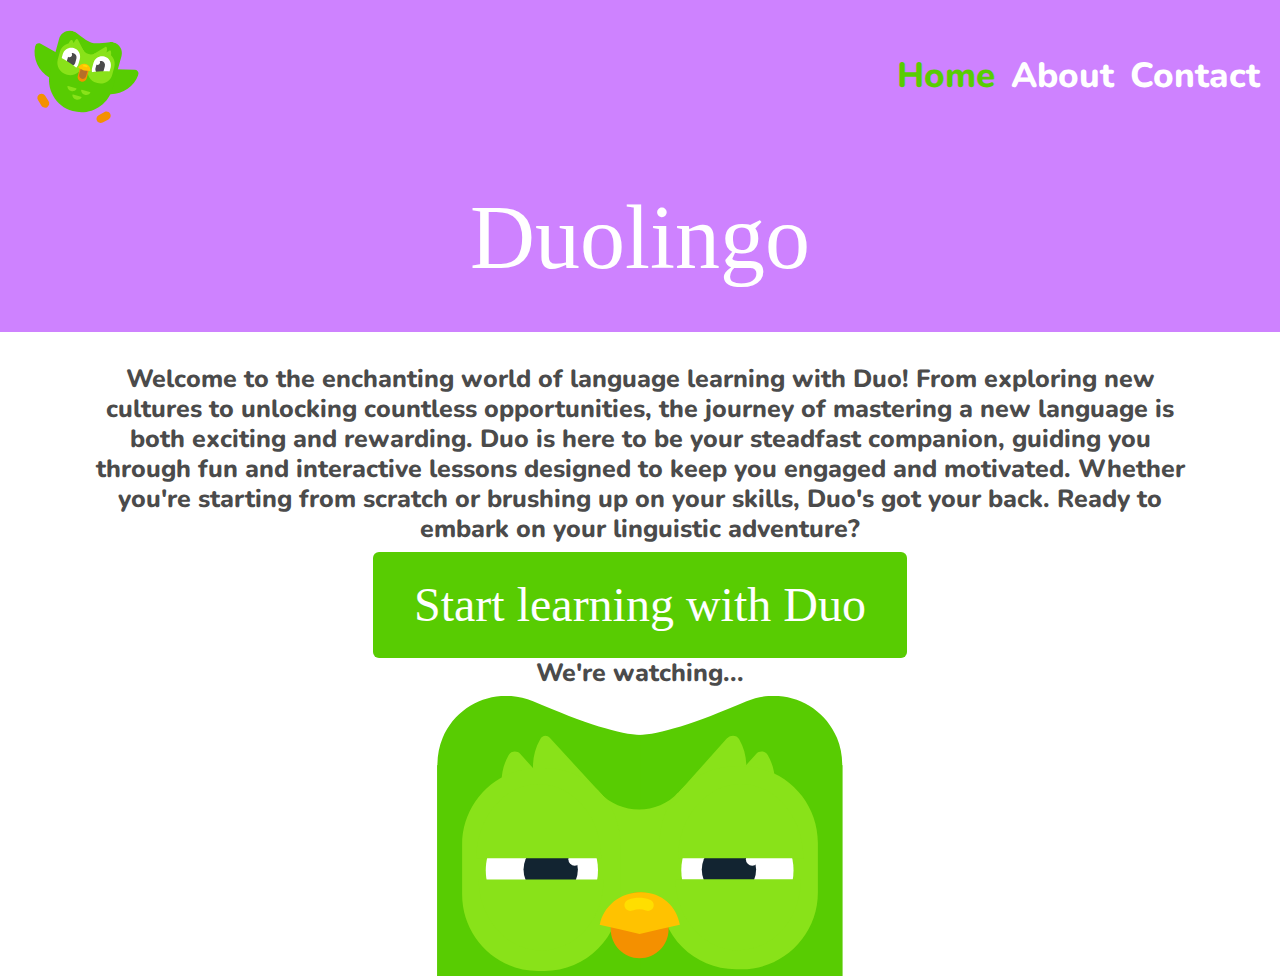
<file: index.html>
<!doctype html>
<html lang="en">

<head>
  <meta charset="utf-8">
  <meta name="viewport" content="width=device-width, initial-scale=1">
  <title>Home</title>
  <link href="https://cdn.jsdelivr.net/npm/bootstrap@5.3.3/dist/css/bootstrap.min.css" rel="stylesheet"
    integrity="sha384-QWTKZyjpPEjISv5WaRU9OFeRpok6YctnYmDr5pNlyT2bRjXh0JMhjY6hW+ALEwIH" crossorigin="anonymous">
  <link rel="stylesheet" type="text/css" href="style.css">
  <script src="https://code.jquery.com/jquery-3.7.1.min.js"></script>
  <link rel="preconnect" href="https://fonts.googleapis.com">
  <link rel="preconnect" href="https://fonts.gstatic.com" crossorigin>
  <link href="https://fonts.googleapis.com/css2?family=Nunito:ital,wght@0,200..1000;1,200..1000&display=swap"
    rel="stylesheet">
</head>

<body>
  <nav class="navbar navbar-expand-md bgr">

    <div class="container-fluid ">
      <ul class="navbar-nav">
        <li class="nav-item">
          <a class="nav-link navbaring homelogotext" href="index.html"><img class="homelogosize hover-image" id="hoverImage" src="DuoHappyJump.svg"></a>
        </li>
      </ul>
      <ul class="navbar-nav ml-auto">
        <li class="nav-item">
          <a class="nav-link navbaring actived" href="index.html">Home</a>
        </li>
        <li class="nav-item">
          <a class="nav-link navbaring" href="about.html">About</a>
        </li>
        <li class="nav-item">
          <a class="nav-link navbaring" href="contact.html">Contact</a>
        </li>
      </ul>
    </div>

  </nav>
  <div class="jumbotron text-white">

    <h1>Duolingo</h1>
  </div>
  <div class="container">
    <h2>
      Welcome to the enchanting world of language learning with Duo! From exploring new cultures to unlocking countless opportunities, the journey of mastering a new language is both exciting and rewarding. Duo is here to be your steadfast companion, guiding you through fun and interactive lessons designed to keep you engaged and motivated. Whether you're starting from scratch or brushing up on your skills, Duo's got your back. Ready to embark on your linguistic adventure?
    </h2>
  </div>
  <div class="container d-flex justify-content-center">
    <a href="https://www.duolingo.com/register" type="button" class="btn btn-duo" style="--bs-btn-padding-y: 1rem; --bs-btn-padding-x: 2.5rem; --bs-btn-font-size: 3rem;">Start learning with Duo</a>
  </div>
  <div class="container">
    <h2>
      We're watching... 
    </h2>
  </div>
  <div class="d-flex justify-content-center">
    <img class="stare" src="DuoStare.svg">
  </div>
  <script>
    const hoverNavItem = document.getElementById('hoverImage');
    let images = ['DuoHappyJump.svg', 'DuoHappyJumpFlap.svg'];
    let currentImageIndex = 0;
    let interval;

    hoverNavItem.addEventListener('mouseover', () => {
      interval = setInterval(() => {
        currentImageIndex = (currentImageIndex + 1) % images.length;
        hoverNavItem.src = images[currentImageIndex];
      }, 100); // Change image every 500 milliseconds
    });

    hoverNavItem.addEventListener('mouseout', () => {
      clearInterval(interval);
      hoverNavItem.src = images[0]; // Reset to the first image when mouse is out
    });
  </script>
  <script src="https://cdn.jsdelivr.net/npm/bootstrap@5.3.3/dist/js/bootstrap.bundle.min.js"
    integrity="sha384-YvpcrYf0tY3lHB60NNkmXc5s9fDVZLESaAA55NDzOxhy9GkcIdslK1eN7N6jIeHz" crossorigin="anonymous"></script>
  </body>
  
  </html>
</file>
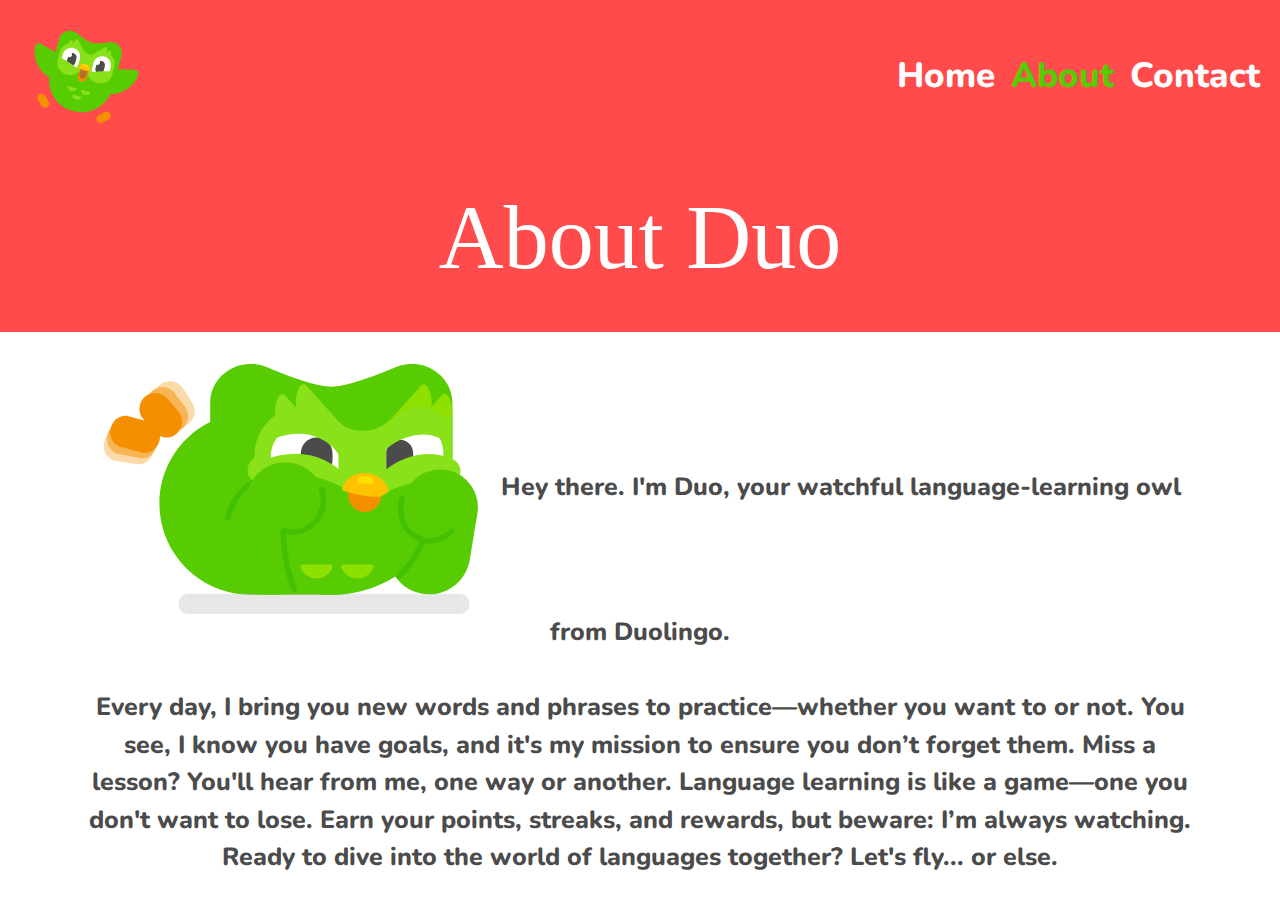
<file: about.html>
<!doctype html>
<html lang="en">

<head>
  <meta charset="utf-8">
  <meta name="viewport" content="width=device-width, initial-scale=1">
  <title>About</title>
  <link href="https://cdn.jsdelivr.net/npm/bootstrap@5.3.3/dist/css/bootstrap.min.css" rel="stylesheet"
    integrity="sha384-QWTKZyjpPEjISv5WaRU9OFeRpok6YctnYmDr5pNlyT2bRjXh0JMhjY6hW+ALEwIH" crossorigin="anonymous">
  <link rel="stylesheet" type="text/css" href="style.css">
  <script src="https://code.jquery.com/jquery-3.7.1.min.js"></script>
  <link rel="preconnect" href="https://fonts.googleapis.com">
  <link rel="preconnect" href="https://fonts.gstatic.com" crossorigin>
  <link href="https://fonts.googleapis.com/css2?family=Nunito:ital,wght@0,200..1000;1,200..1000&display=swap"
    rel="stylesheet">
</head>

<body>
  <nav class="navbar navbar-expand-md jbt1">

    <div class="container-fluid ">
      <ul class="navbar-nav">
        <li class="nav-item">
          <a class="nav-link navbaring homelogotext" href="index.html"><img class="homelogosize hover-image"
              id="hoverImage" src="DuoHappyJump.svg"></a>
        </li>
      </ul>
      <ul class="navbar-nav ml-auto">
        <li class="nav-item">
          <a class="nav-link navbaring" href="index.html">Home</a>
        </li>
        <li class="nav-item">
          <a class="nav-link navbaring actived" href="about.html">About</a>
        </li>
        <li class="nav-item">
          <a class="nav-link navbaring" href="contact.html">Contact</a>
        </li>
      </ul>
    </div>

  </nav>
  <div class="jumbotron jbt1 text-white">

    <h1>About Duo</h1>
  </div>
  <div class="container">
    <P>
      <img class="duo-watching" id="duoWatching" src="DuoWatching.svg"> Hey there. I'm Duo, your watchful
      language-learning owl from Duolingo. <br> <br> Every day, I bring you new words and phrases to practice—whether
      you want to or not. You see, I know you have goals, and it's my mission to ensure you don’t forget them. Miss a
      lesson? You'll hear from me, one way or another. Language learning is like a game—one you don't want to lose. Earn
      your points, streaks, and rewards, but beware: I’m always watching. Ready to dive into the world of languages
      together? Let's fly... or else.
    </P>
  </div>
  <script>
    const hoverNavItem = document.getElementById('hoverImage');
const hoverWatchingItem = document.getElementById('duoWatching');
let images = ['DuoHappyJump.svg', 'DuoHappyJumpFlap.svg'];
let watchingImages = ['DuoWatching.svg', 'DuoWatchingFlip.svg'];
let currentImageIndex = 0;
let interval;
let watchingInterval;

// Function to handle hover for DuoHappyJump
hoverNavItem.addEventListener('mouseover', () => {
  interval = setInterval(() => {
    currentImageIndex = (currentImageIndex + 1) % images.length;
    hoverNavItem.src = images[currentImageIndex];
  }, 100); // Change image every 150 milliseconds
});

hoverNavItem.addEventListener('mouseout', () => {
  clearInterval(interval);
  hoverNavItem.src = images[0]; // Reset to the first image when mouse is out
});

// Function to handle continuous change for DuoKawaii
const startContinuousChange = () => {
  watchingInterval = setInterval(() => {
    currentImageIndex = (currentImageIndex + 1) % watchingImages.length;
    hoverWatchingItem.src = watchingImages[currentImageIndex];
  }, 450); // Change image every 250 milliseconds
};

// Start the continuous change as soon as the page loads
document.addEventListener('DOMContentLoaded', startContinuousChange);

  </script>
  <script src="https://cdn.jsdelivr.net/npm/bootstrap@5.3.3/dist/js/bootstrap.bundle.min.js"
    integrity="sha384-YvpcrYf0tY3lHB60NNkmXc5s9fDVZLESaAA55NDzOxhy9GkcIdslK1eN7N6jIeHz"
    crossorigin="anonymous"></script>
</body>

</html>
</file>
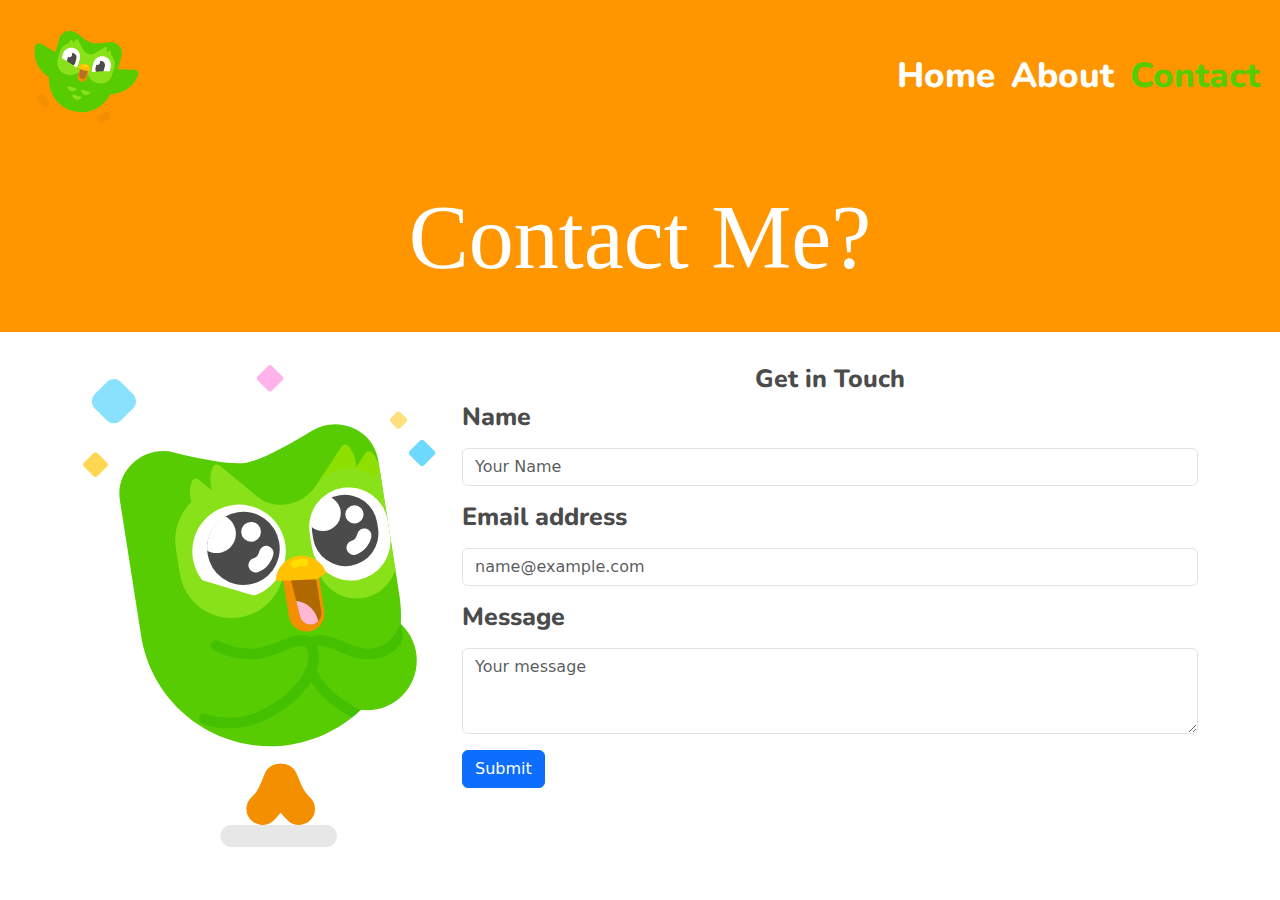
<file: contact.html>
<!doctype html>
<html lang="en">

<head>
  <meta charset="utf-8">
  <meta name="viewport" content="width=device-width, initial-scale=1">
  <title>Contact Us</title>
  <link href="https://cdn.jsdelivr.net/npm/bootstrap@5.3.3/dist/css/bootstrap.min.css" rel="stylesheet"
    integrity="sha384-QWTKZyjpPEjISv5WaRU9OFeRpok6YctnYmDr5pNlyT2bRjXh0JMhjY6hW+ALEwIH" crossorigin="anonymous">
  <link rel="stylesheet" type="text/css" href="style.css">
  <script src="https://code.jquery.com/jquery-3.7.1.min.js"></script>
  <link rel="preconnect" href="https://fonts.googleapis.com">
  <link rel="preconnect" href="https://fonts.gstatic.com" crossorigin>
  <link href="https://fonts.googleapis.com/css2?family=Nunito:ital,wght@0,200..1000;1,200..1000&display=swap"
    rel="stylesheet">
</head>

<body>
  <nav class="navbar navbar-expand-md jbt2">
    <div class="container-fluid ">
      <ul class="navbar-nav">
        <li class="nav-item">
          <a class="nav-link navbaring homelogotext" href="index.html"><img class="homelogosize hover-image"
              id="hoverImage" src="DuoHappyJump.svg"></a>
        </li>
      </ul>
      <ul class="navbar-nav ml-auto">
        <li class="nav-item">
          <a class="nav-link navbaring" href="index.html">Home</a>
        </li>
        <li class="nav-item">
          <a class="nav-link navbaring" href="about.html">About</a>
        </li>
        <li class="nav-item">
          <a class="nav-link navbaring actived" href="contact.html">Contact</a>
        </li>
      </ul>
    </div>
  </nav>
  <div class="jumbotron jbt2 text-white">
    <h1>Contact Me?</h1>
  </div>
  <div class="container">
    <div class="row">
      <div class="col-md-4">
        <img class="kawaii img-fluid kawaii" id="duoWatching" src="DuoKawaii.svg" class="" alt="Duo Kawaii">
      </div>
      <div class="col-md-8">
        <h2>Get in Touch</h2>
        <form>
          <div class="mb-3">
            <label for="name" class="form-label">
              <h2>Name</h2>
            </label>
            <input type="text" class="form-control" id="name" placeholder="Your Name">
          </div>
          <div class="mb-3">
            <label for="email" class="form-label">
              <h2>Email address</h2>
            </label>
            <input type="email" class="form-control" id="email" placeholder="name@example.com">
          </div>
          <div class="mb-3">
            <label for="message" class="form-label">
              <h2>Message</h2>
            </label>
            <textarea class="form-control" id="message" rows="3" placeholder="Your message"></textarea>
          </div>
          <button type="submit" class="btn btn-primary">Submit</button>
        </form>
      </div>
    </div>
  </div>
  <script>
    const hoverNavItem = document.getElementById('hoverImage');
    const hoverWatchingItem = document.getElementById('duoWatching');
    let images = ['DuoHappyJump.svg', 'DuoHappyJumpFlap.svg'];
    let watchingImages = ['DuoKawaii.svg', 'DuoKawaiiShine.svg'];
    let currentImageIndex = 0;
    let interval;
    let watchingInterval;

    // Function to handle hover for DuoHappyJump
    hoverNavItem.addEventListener('mouseover', () => {
      interval = setInterval(() => {
        currentImageIndex = (currentImageIndex + 1) % images.length;
        hoverNavItem.src = images[currentImageIndex];
      }, 100); // Change image every 150 milliseconds
    });

    hoverNavItem.addEventListener('mouseout', () => {
      clearInterval(interval);
      hoverNavItem.src = images[0]; // Reset to the first image when mouse is out
    });

    // Function to handle continuous change for DuoKawaii
    const startContinuousChange = () => {
      watchingInterval = setInterval(() => {
        currentImageIndex = (currentImageIndex + 1) % watchingImages.length;
        hoverWatchingItem.src = watchingImages[currentImageIndex];
      }, 250); // Change image every 250 milliseconds
    };

    // Start the continuous change as soon as the page loads
    document.addEventListener('DOMContentLoaded', startContinuousChange);

  </script>
  <script src="https://cdn.jsdelivr.net/npm/bootstrap@5.3.3/dist/js/bootstrap.bundle.min.js"
    integrity="sha384-YvpcrYf0tY3lHB60NNkmXc5s9fDVZLESaAA55NDzOxhy9GkcIdslK1eN7N6jIeHz"
    crossorigin="anonymous"></script>
</body>

</html>
</file>
<file: style.css>
@font-face {
    font-family: "Feather Bold";
    src: url("https://db.onlinewebfonts.com/t/14936bb7a4b6575fd2eee80a3ab52cc2.eot");
    src: url("https://db.onlinewebfonts.com/t/14936bb7a4b6575fd2eee80a3ab52cc2.eot?#iefix")format("embedded-opentype"),
    url("https://db.onlinewebfonts.com/t/14936bb7a4b6575fd2eee80a3ab52cc2.woff2")format("woff2"),
    url("https://db.onlinewebfonts.com/t/14936bb7a4b6575fd2eee80a3ab52cc2.woff")format("woff"),
    url("https://db.onlinewebfonts.com/t/14936bb7a4b6575fd2eee80a3ab52cc2.ttf")format("truetype"),
    url("https://db.onlinewebfonts.com/t/14936bb7a4b6575fd2eee80a3ab52cc2.svg#Feather Bold")format("svg");
}
.navbaring {
    font-family: "Nunito", sans-serif;
    font-size:35px;
    font-optical-sizing: auto;
    font-weight: 800;
    font-style: normal;
    color:white;
}
h1 {
    font-family: "Feather Bold";
    text-align: center;
    font-size: 90px;
}
.jumbotron {
    background-color:#ce82ff;
    padding: 2rem 1rem;
    margin-bottom: 2rem;

}
.jbt1{
    background-color:#ff4b4b;
}
.jbt2{
    background-color:#ff9600;
}
.bgr {
    background-color:#ce82ff
}
.homelogosize{
    height:120px;
}
img {
    height:80px;
}
.actived {
    color:#58cc02;
}
.nav-link:hover {
    color: #89e219;
}
p {
    font-family: "Nunito", sans-serif;
    font-size:25px;
    font-weight: 800;
    color:#4b4b4b;
    text-align: center;
}
h2 {
    font-family: "Nunito", sans-serif;
    font-size:25px;
    text-align: center;
    font-weight: 800;
    color:#4b4b4b;
}
.duo-watching {
    height:250px;
}
.btn-duo {
    background-color:#58cc02;
    font-family: "Feather Bold";
    color:#ffffff;
}
.btn-duo:hover { 
    background-color: #89e219;
    color: #fff;
}
#kawaii {
    height:200px;
}
.stare{
    height:280px;
}
</file>
